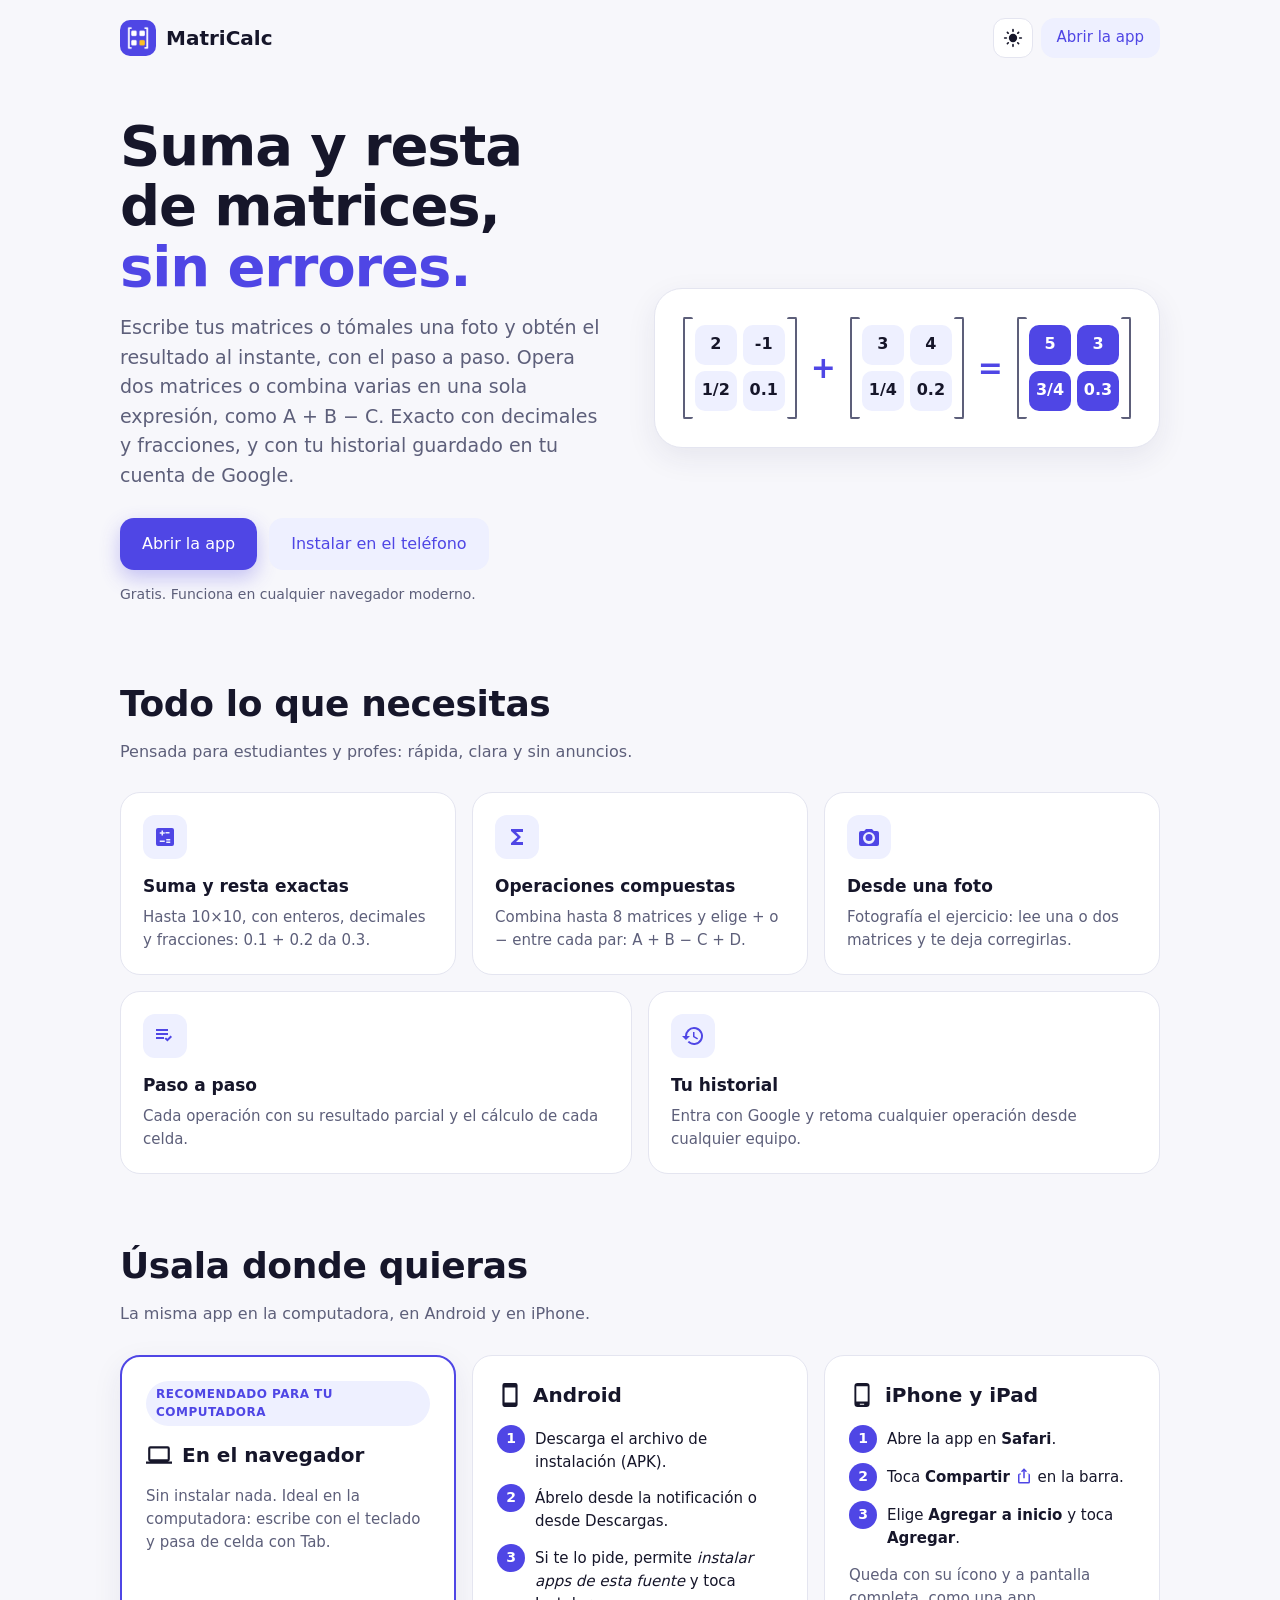
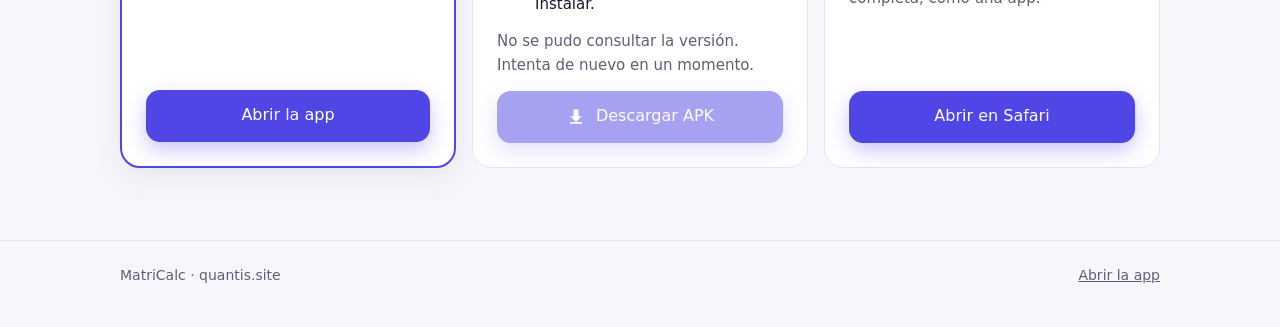
<file: landing/index.html>
<!DOCTYPE html>
<html lang="es">
<head>
  <meta charset="UTF-8">
  <meta name="viewport" content="width=device-width, initial-scale=1">
  <title>MatriCalc · Suma y resta de matrices</title>
  <meta name="description" content="Suma y resta dos o más matrices al instante, también desde una foto. Gratis en el navegador, Android y iPhone.">
  <meta name="theme-color" content="#4F46E5">
  <link rel="icon" type="image/png" href="favicon.png">
  <link rel="apple-touch-icon" href="icon-192.png">
  <meta property="og:title" content="MatriCalc">
  <meta property="og:description" content="Suma y resta matrices al instante, también desde una foto.">
  <meta property="og:image" content="icon-512.png">
  <link rel="stylesheet" href="styles.css">
  <!-- Antes de pintar: evita un parpadeo claro al usar el tema oscuro. -->
  <script src="theme.js"></script>
</head>
<body>
  <header class="wrap top">
    <a class="brand" href="./"><img src="icon-192.png" alt="">MatriCalc</a>
    <div class="top-actions">
      <button class="theme-btn" id="theme-btn" type="button" aria-label="Tema"></button>
      <a class="btn btn-ghost btn-small" href="app/">Abrir la app</a>
    </div>
  </header>

  <main>
    <section class="wrap hero">
      <div>
        <h1>Suma y resta de matrices, <span>sin errores.</span></h1>
        <p class="lead">
          Escribe tus matrices o tómales una foto y obtén el resultado al instante,
          con el paso a paso. Opera dos matrices o combina varias en una sola
          expresión, como A + B − C. Exacto con decimales y fracciones, y con tu historial
          guardado en tu cuenta de Google.
        </p>
        <div class="cta" id="cta"></div>
        <p class="hint" id="cta-hint"></p>
      </div>
      <div class="demo" aria-hidden="true">
        <div class="mx"><b>2</b><b>-1</b><b>1/2</b><b>0.1</b></div>
        <div class="op">+</div>
        <div class="mx"><b>3</b><b>4</b><b>1/4</b><b>0.2</b></div>
        <div class="op">=</div>
        <div class="mx r"><b>5</b><b>3</b><b>3/4</b><b>0.3</b></div>
      </div>
    </section>

    <section class="wrap">
      <h2>Todo lo que necesitas</h2>
      <p class="sub">Pensada para estudiantes y profes: rápida, clara y sin anuncios.</p>
      <div class="features">
        <div class="feature">
          <div class="ic"><svg viewBox="0 0 24 24" fill="currentColor"><path d="M19 3H5a2 2 0 0 0-2 2v14a2 2 0 0 0 2 2h14a2 2 0 0 0 2-2V5a2 2 0 0 0-2-2Zm-6.5 4h4v1.5h-4V7ZM7 7.25h1.5V5.5H10v1.75h1.75v1.5H10v1.75H8.5V8.75H6.75v-1.5ZM11.75 17h-5v-1.5h5V17Zm5.5 1h-4v-1.5h4V18Zm0-2.5h-4V14h4v1.5Z"/></svg></div>
          <h3>Suma y resta exactas</h3>
          <p>Hasta 10×10, con enteros, decimales y fracciones: 0.1 + 0.2 da 0.3.</p>
        </div>
        <div class="feature">
          <div class="ic"><svg viewBox="0 0 24 24" fill="currentColor"><path d="M18 4H6v2l6.5 6L6 18v2h12v-3h-7l5-5-5-5h7V4Z"/></svg></div>
          <h3>Operaciones compuestas</h3>
          <p>Combina hasta 8 matrices y elige + o − entre cada par: A + B − C + D.</p>
        </div>
        <div class="feature">
          <div class="ic"><svg viewBox="0 0 24 24" fill="currentColor"><path d="M12 9a3.5 3.5 0 1 0 0 7 3.5 3.5 0 0 0 0-7Zm8-3h-3.2l-1.8-2H9L7.2 6H4a2 2 0 0 0-2 2v11a2 2 0 0 0 2 2h16a2 2 0 0 0 2-2V8a2 2 0 0 0-2-2Zm-8 13a6 6 0 1 1 0-12 6 6 0 0 1 0 12Z"/></svg></div>
          <h3>Desde una foto</h3>
          <p>Fotografía el ejercicio: lee una o dos matrices y te deja corregirlas.</p>
        </div>
        <div class="feature">
          <div class="ic"><svg viewBox="0 0 24 24" fill="currentColor"><path d="M3 5h12v2H3V5Zm0 4h12v2H3V9Zm0 4h8v2H3v-2Zm14.6-1.4L19 13l-4.6 4.6-2.8-2.8L13 13.4l1.4 1.4 3.2-3.2Z"/></svg></div>
          <h3>Paso a paso</h3>
          <p>Cada operación con su resultado parcial y el cálculo de cada celda.</p>
        </div>
        <div class="feature">
          <div class="ic"><svg viewBox="0 0 24 24" fill="currentColor"><path d="M13 3a9 9 0 0 0-9 9H1l3.9 3.9.1.1L9 12H6a7 7 0 1 1 2.05 4.95l-1.42 1.42A9 9 0 1 0 13 3Zm-1 5v5l4.25 2.52.77-1.28-3.52-2.09V8H12Z"/></svg></div>
          <h3>Tu historial</h3>
          <p>Entra con Google y retoma cualquier operación desde cualquier equipo.</p>
        </div>
      </div>
    </section>

    <section class="wrap" id="instalar">
      <h2>Úsala donde quieras</h2>
      <p class="sub">La misma app en la computadora, en Android y en iPhone.</p>
      <div class="install">
        <article class="option" data-device="pc">
          <span class="tag" hidden></span>
          <h3><svg viewBox="0 0 24 24" fill="currentColor"><path d="M20 18a2 2 0 0 0 2-2V6a2 2 0 0 0-2-2H4a2 2 0 0 0-2 2v10a2 2 0 0 0 2 2H0v2h24v-2h-4ZM4 6h16v10H4V6Z"/></svg>En el navegador</h3>
          <p>Sin instalar nada. Ideal en la computadora: escribe con el teclado y pasa de celda con Tab.</p>
          <a class="btn btn-primary" href="app/">Abrir la app</a>
        </article>

        <article class="option" data-device="android">
          <span class="tag" hidden></span>
          <h3><svg viewBox="0 0 24 24" fill="currentColor"><path d="M17 1H7a2 2 0 0 0-2 2v18a2 2 0 0 0 2 2h10a2 2 0 0 0 2-2V3a2 2 0 0 0-2-2Zm0 18H7V5h10v14Z"/></svg>Android</h3>
          <ol class="steps">
            <li>Descarga el archivo de instalación (APK).</li>
            <li>Ábrelo desde la notificación o desde Descargas.</li>
            <li>Si te lo pide, permite <em>instalar apps de esta fuente</em> y toca Instalar.</li>
          </ol>
          <p class="meta" id="apk-meta">Buscando la última versión…</p>
          <a class="btn btn-primary" id="apk-btn" aria-disabled="true" href="#">
            <svg viewBox="0 0 24 24" fill="currentColor"><path d="M5 20h14v-2H5v2Zm14-9h-4V3H9v8H5l7 7 7-7Z"/></svg>Descargar APK
          </a>
        </article>

        <article class="option" data-device="ios">
          <span class="tag" hidden></span>
          <h3><svg viewBox="0 0 24 24" fill="currentColor"><path d="M16 1H8a3 3 0 0 0-3 3v16a3 3 0 0 0 3 3h8a3 3 0 0 0 3-3V4a3 3 0 0 0-3-3Zm-2 20h-4v-1h4v1Zm3.25-3H6.75V4h10.5v14Z"/></svg>iPhone y iPad</h3>
          <ol class="steps ios-steps">
            <li>Abre la app en <b>Safari</b>.</li>
            <li>Toca <b>Compartir</b> <svg class="inline-ic" viewBox="0 0 24 24" fill="currentColor"><path d="M16 5.5 14.6 6.9 13 5.3V15h-2V5.3L9.4 6.9 8 5.5 12 1.5l4 4ZM18 9h-2V8.5h2a2 2 0 0 1 2 2V20a2 2 0 0 1-2 2H6a2 2 0 0 1-2-2v-9.5a2 2 0 0 1 2-2h2V10H6v10h12V9Z"/></svg> en la barra.</li>
            <li>Elige <b>Agregar a inicio</b> y toca <b>Agregar</b>.</li>
          </ol>
          <p class="meta">Queda con su ícono y a pantalla completa, como una app.</p>
          <a class="btn btn-primary" href="app/">Abrir en Safari</a>
        </article>
      </div>
    </section>
  </main>

  <footer>
    <div class="wrap">
      <span>MatriCalc · quantis.site</span>
      <a href="app/">Abrir la app</a>
    </div>
  </footer>

  <dialog id="ios-dialog">
    <div class="in">
      <h3>Instalar en tu iPhone</h3>
      <ol class="steps">
        <li>Toca <b>Abrir la app</b> (abajo). Debe abrirse en <b>Safari</b>.</li>
        <li>Toca <b>Compartir</b> <svg class="inline-ic" viewBox="0 0 24 24" fill="currentColor"><path d="M16 5.5 14.6 6.9 13 5.3V15h-2V5.3L9.4 6.9 8 5.5 12 1.5l4 4ZM18 9h-2V8.5h2a2 2 0 0 1 2 2V20a2 2 0 0 1-2 2H6a2 2 0 0 1-2-2v-9.5a2 2 0 0 1 2-2h2V10H6v10h12V9Z"/></svg> en la barra de Safari.</li>
        <li>Desliza y elige <b>Agregar a inicio</b>.</li>
        <li>Toca <b>Agregar</b>. Abre MatriCalc desde su ícono.</li>
      </ol>
      <a class="btn btn-primary" href="app/">Abrir la app</a>
      <button class="btn btn-ghost" id="ios-close" type="button">Cerrar</button>
    </div>
  </dialog>

  <script src="landing.js"></script>
</body>
</html>
</file>
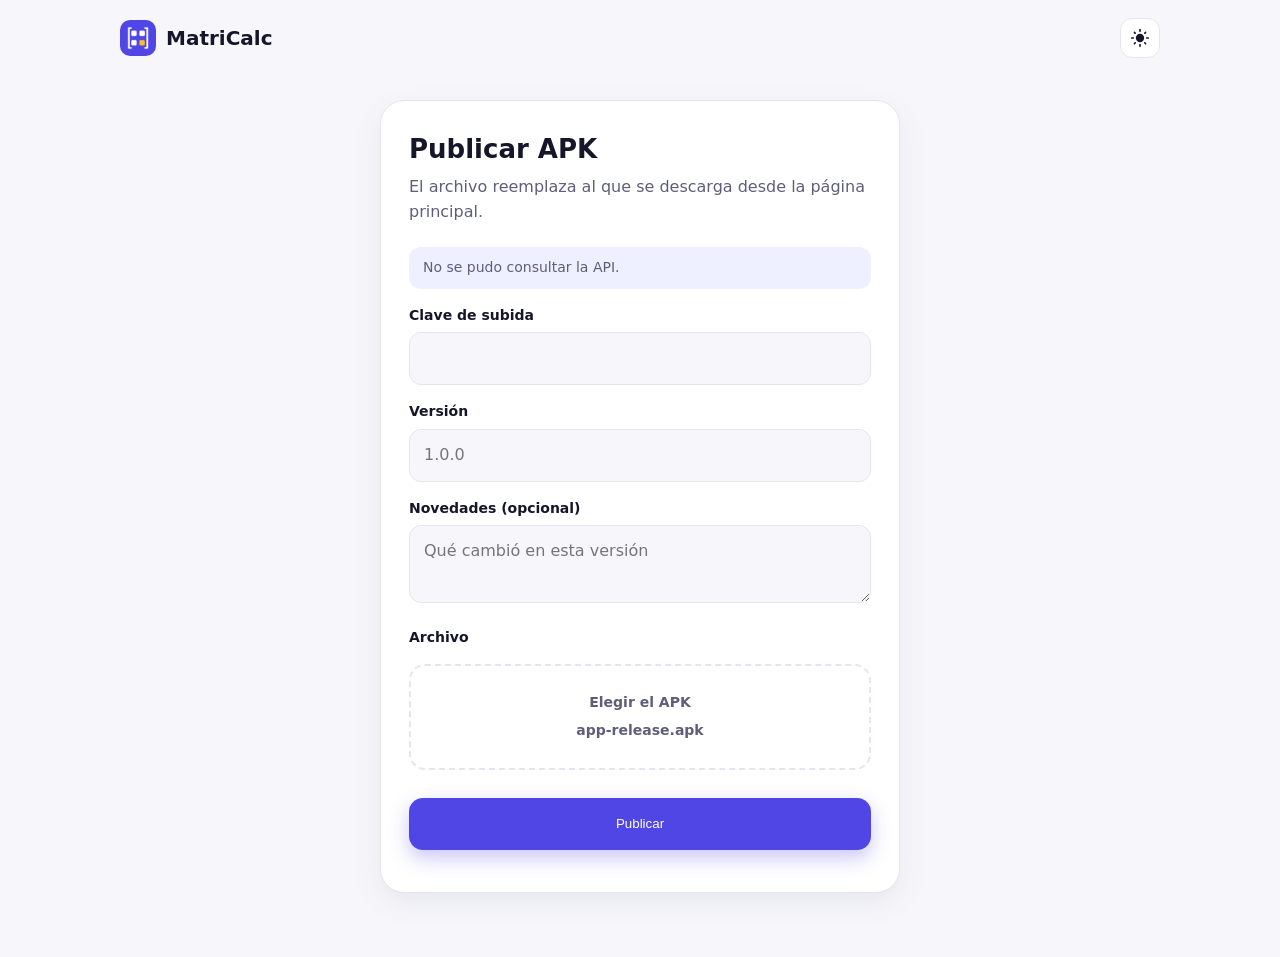
<file: landing/subir.html>
<!DOCTYPE html>
<html lang="es">
<head>
  <meta charset="UTF-8">
  <meta name="viewport" content="width=device-width, initial-scale=1">
  <meta name="robots" content="noindex">
  <title>Publicar APK · MatriCalc</title>
  <link rel="icon" type="image/png" href="favicon.png">
  <link rel="stylesheet" href="styles.css">
  <!-- Antes de pintar: evita un parpadeo claro al usar el tema oscuro. -->
  <script src="theme.js"></script>
  <style>
    .panel { max-width: 520px; margin: 24px auto 64px; background: var(--card); border: 1px solid var(--line);
      border-radius: 24px; padding: 28px; box-shadow: var(--shadow); }
    .panel h1 { margin: 0 0 6px; font-size: 26px; }
    .panel p { color: var(--muted); margin: 0 0 22px; }
    label { display: block; font-weight: 600; font-size: 14px; margin: 16px 0 6px; }
    input[type=text], input[type=password], textarea {
      width: 100%; padding: 13px 14px; border-radius: 12px; border: 1px solid var(--line);
      background: var(--bg); color: var(--ink); font: inherit; }
    textarea { min-height: 72px; resize: vertical; }
    .file { display: grid; place-items: center; gap: 6px; padding: 26px; border: 2px dashed var(--line);
      border-radius: 16px; cursor: pointer; text-align: center; color: var(--muted); }
    .file.has { border-color: var(--brand); color: var(--ink); }
    .file input { display: none; }
    progress { width: 100%; height: 10px; margin-top: 16px; accent-color: var(--brand); }
    .msg { margin-top: 14px; font-weight: 600; }
    .msg.ok { color: #16a34a; } .msg.err { color: #dc2626; }
    button.btn { width: 100%; margin-top: 22px; }
    .current { font-size: 14px; color: var(--muted); background: var(--brand-soft); padding: 10px 14px; border-radius: 12px; }
  </style>
</head>
<body>
  <header class="wrap top">
    <a class="brand" href="./"><img src="icon-192.png" alt="">MatriCalc</a>
    <button class="theme-btn" id="theme-btn" type="button" aria-label="Tema"></button>
  </header>
  <main class="wrap">
    <form class="panel" id="form">
      <h1>Publicar APK</h1>
      <p>El archivo reemplaza al que se descarga desde la página principal.</p>
      <div class="current" id="current">Consultando versión publicada…</div>

      <label for="key">Clave de subida</label>
      <input id="key" type="password" autocomplete="off" required>

      <label for="version">Versión</label>
      <input id="version" type="text" placeholder="1.0.0" required maxlength="30">

      <label for="notes">Novedades (opcional)</label>
      <textarea id="notes" maxlength="500" placeholder="Qué cambió en esta versión"></textarea>

      <label>Archivo</label>
      <label class="file" id="drop">
        <input id="file" type="file" accept=".apk,application/vnd.android.package-archive" required>
        <strong id="file-name">Elegir el APK</strong>
        <span>app-release.apk</span>
      </label>

      <button class="btn btn-primary" type="submit" id="send">Publicar</button>
      <progress id="bar" max="100" value="0" hidden></progress>
      <div class="msg" id="msg"></div>
    </form>
  </main>
  <script>
    (function () {
      var local = location.hostname === "localhost" || location.hostname === "127.0.0.1";
      var API = local ? "http://localhost:5120" : "https://matricalcapi.quantis.site";
      var $ = function (id) { return document.getElementById(id); };

      function loadCurrent() {
        fetch(API + "/api/apk").then(function (r) { return r.json(); }).then(function (i) {
          $("current").textContent = i.available
            ? "Publicada: versión " + i.version + " (" + (i.sizeBytes / 1048576).toFixed(1) + " MB, " +
              new Date(i.uploadedAt).toLocaleString("es") + ")"
            : "Todavía no hay un APK publicado.";
        }).catch(function () { $("current").textContent = "No se pudo consultar la API."; });
      }
      loadCurrent();

      $("file").onchange = function () {
        var f = this.files[0];
        $("file-name").textContent = f ? f.name + " · " + (f.size / 1048576).toFixed(1) + " MB" : "Elegir el APK";
        $("drop").classList.toggle("has", !!f);
      };

      $("form").onsubmit = function (e) {
        e.preventDefault();
        var file = $("file").files[0];
        if (!file) return;
        var data = new FormData();
        data.append("file", file);
        data.append("version", $("version").value.trim());
        data.append("notes", $("notes").value.trim());
        var xhr = new XMLHttpRequest();
        xhr.open("POST", API + "/api/apk");
        xhr.setRequestHeader("X-Upload-Key", $("key").value);
        $("send").disabled = true;
        $("bar").hidden = false;
        $("msg").className = "msg";
        $("msg").textContent = "Subiendo…";
        xhr.upload.onprogress = function (ev) {
          if (ev.lengthComputable) $("bar").value = Math.round((ev.loaded / ev.total) * 100);
        };
        xhr.onload = function () {
          $("send").disabled = false;
          var body = {};
          try { body = JSON.parse(xhr.responseText); } catch (err) {}
          if (xhr.status === 200) {
            $("msg").className = "msg ok";
            $("msg").textContent = "Listo: versión " + body.version + " publicada.";
            loadCurrent();
          } else {
            $("msg").className = "msg err";
            $("msg").textContent = body.detail || ("Error " + xhr.status);
          }
        };
        xhr.onerror = function () {
          $("send").disabled = false;
          $("msg").className = "msg err";
          $("msg").textContent = "Sin conexión con la API.";
        };
        xhr.send(data);
      };
    })();
  </script>
</body>
</html>
</file>
<file: landing/styles.css>
:root {
  --brand: #4f46e5;
  --brand-ink: #ffffff;
  --brand-soft: #eef0ff;
  --accent: #fbbf24;
  --bg: #f7f7fb;
  --card: #ffffff;
  --ink: #16162a;
  --muted: #5d5f7a;
  --line: #e4e5f0;
  --radius: 20px;
  --shadow: 0 10px 30px rgba(40, 40, 90, 0.08);
  color-scheme: light;
}
/* Oscuro: lo pone theme.js en <html data-theme="dark"> (elegido o del sistema). */
:root[data-theme="dark"] {
    color-scheme: dark;
    --brand: #8b85ff;
    --brand-ink: #11112a;
    --brand-soft: #23234a;
    --bg: #101018;
    --card: #191926;
    --ink: #ececf6;
    --muted: #a3a4bd;
    --line: #2c2c40;
    --shadow: 0 10px 30px rgba(0, 0, 0, 0.35);
}
* { box-sizing: border-box; }
html { -webkit-text-size-adjust: 100%; }
body {
  margin: 0;
  background: var(--bg);
  color: var(--ink);
  font: 16px/1.55 system-ui, -apple-system, "Segoe UI", Roboto, sans-serif;
}
a { color: inherit; }
.wrap { max-width: 1080px; margin: 0 auto; padding: 0 20px; }

/* Barra superior */
.top { display: flex; align-items: center; justify-content: space-between; padding-block: 18px; }
.brand { display: flex; align-items: center; gap: 10px; font-weight: 800; font-size: 20px; text-decoration: none; }
.brand img { width: 36px; height: 36px; border-radius: 10px; }

/* Botones */
.btn {
  display: inline-flex; align-items: center; justify-content: center; gap: 10px;
  min-height: 52px; padding: 0 22px; border-radius: 14px; border: 0;
  font: 600 16px/1 inherit; text-decoration: none; cursor: pointer;
  transition: transform .12s ease, box-shadow .12s ease, background .12s ease;
}
.btn:active { transform: scale(.98); }
.btn-primary { background: var(--brand); color: var(--brand-ink); box-shadow: 0 8px 20px rgba(79, 70, 229, .3); }
.btn-ghost { background: var(--brand-soft); color: var(--brand); }
.btn-small { min-height: 40px; padding: 0 16px; font-size: 15px; }
.btn[aria-disabled="true"] { opacity: .5; pointer-events: none; }
.btn svg { width: 20px; height: 20px; flex: none; }

/* Botón de tema */
.top-actions { display: flex; align-items: center; gap: 8px; }
.theme-btn {
  width: 40px; height: 40px; border-radius: 12px; border: 1px solid var(--line);
  background: var(--card); color: var(--ink); display: grid; place-items: center; cursor: pointer;
}
.theme-btn svg { width: 20px; height: 20px; }
.theme-btn:hover { border-color: var(--brand); color: var(--brand); }

/* Portada */
.hero { display: grid; grid-template-columns: 1.1fr .9fr; gap: 48px; align-items: center; padding-block: 40px 56px; }
.hero h1 { font-size: clamp(34px, 5vw, 56px); line-height: 1.08; margin: 0 0 16px; letter-spacing: -.02em; }
.hero h1 span { color: var(--brand); }
.hero p.lead { font-size: 19px; color: var(--muted); margin: 0 0 28px; max-width: 34em; }
.cta { display: flex; flex-wrap: wrap; gap: 12px; }
.hint { margin-top: 14px; font-size: 14px; color: var(--muted); }

/* Ilustración A + B = R */
.demo {
  background: var(--card); border: 1px solid var(--line); border-radius: 28px;
  box-shadow: var(--shadow); padding: 28px; display: flex; align-items: center;
  justify-content: center; gap: 14px; flex-wrap: wrap;
}
.demo { flex-wrap: nowrap; }
.mx { position: relative; display: grid; grid-template-columns: repeat(2, 42px); gap: 6px; padding: 8px 12px; }
.mx::before, .mx::after {
  content: ""; position: absolute; top: 0; bottom: 0; width: 8px;
  border: 2.5px solid var(--muted); border-radius: 2px;
}
.mx::before { left: 0; border-right: 0; }
.mx::after { right: 0; border-left: 0; }
.mx b {
  height: 40px; display: grid; place-items: center; border-radius: 10px;
  background: var(--brand-soft); font-weight: 600; font-variant-numeric: tabular-nums;
}
.mx.r b { background: var(--brand); color: var(--brand-ink); }
.op { font-size: 30px; font-weight: 700; color: var(--brand); }

/* Funciones */
section h2 { font-size: clamp(26px, 3.4vw, 36px); margin: 0 0 8px; letter-spacing: -.01em; }
section .sub { color: var(--muted); margin: 0 0 28px; }
.features { display: grid; grid-template-columns: repeat(6, 1fr); gap: 16px; padding-bottom: 64px; }
/* Cinco tarjetas: tres arriba y dos más anchas abajo. */
.feature { grid-column: span 2; }
.feature:nth-child(n+4) { grid-column: span 3; }
.feature { background: var(--card); border: 1px solid var(--line); border-radius: var(--radius); padding: 22px; }
.feature .ic {
  width: 44px; height: 44px; border-radius: 12px; display: grid; place-items: center;
  background: var(--brand-soft); color: var(--brand); margin-bottom: 14px;
}
.feature .ic svg { width: 24px; height: 24px; }
.feature h3 { margin: 0 0 6px; font-size: 17px; }
.feature p { margin: 0; color: var(--muted); font-size: 15px; }

/* Instalar */
.install { display: grid; grid-template-columns: repeat(3, 1fr); gap: 16px; padding-bottom: 72px; }
.option {
  background: var(--card); border: 1px solid var(--line); border-radius: var(--radius);
  padding: 24px; display: flex; flex-direction: column; gap: 14px;
}
.option.highlight { border: 2px solid var(--brand); box-shadow: var(--shadow); }
.option .tag {
  align-self: flex-start; font-size: 12px; font-weight: 700; text-transform: uppercase;
  letter-spacing: .04em; color: var(--brand); background: var(--brand-soft);
  padding: 4px 10px; border-radius: 99px;
}
.option h3 { margin: 0; font-size: 20px; display: flex; align-items: center; gap: 10px; }
.option h3 svg { width: 26px; height: 26px; }
.option p { margin: 0; color: var(--muted); font-size: 15px; }
.option .btn { margin-top: auto; }
.steps { margin: 0; padding: 0; list-style: none; counter-reset: s; display: grid; gap: 10px; }
.steps li { counter-increment: s; position: relative; padding-left: 38px; min-height: 28px; font-size: 15px; padding-top: 3px; }
.steps li::before {
  content: counter(s); position: absolute; left: 0; top: 0;
  width: 28px; height: 28px; border-radius: 50%; display: grid; place-items: center;
  background: var(--brand); color: var(--brand-ink); font-weight: 700; font-size: 14px;
}
.inline-ic { display: inline-block; width: 18px; height: 18px; vertical-align: -3px; color: var(--brand); }
.meta { font-size: 13px; color: var(--muted); }

footer { border-top: 1px solid var(--line); padding: 24px 0 40px; color: var(--muted); font-size: 14px; }
footer .wrap { display: flex; justify-content: space-between; gap: 12px; flex-wrap: wrap; }

/* Hoja con instrucciones de iPhone */
dialog {
  border: 0; border-radius: 24px; padding: 0; max-width: 440px; width: calc(100% - 32px);
  background: var(--card); color: var(--ink); box-shadow: 0 30px 80px rgba(0,0,0,.35);
}
dialog::backdrop { background: rgba(10, 10, 30, .55); }
dialog .in { padding: 24px; display: grid; gap: 16px; }
dialog h3 { margin: 0; font-size: 22px; }

@media (max-width: 900px) {
  .hero { grid-template-columns: 1fr; gap: 32px; padding-block-start: 16px; }
  .features { grid-template-columns: repeat(2, 1fr); }
  .feature, .feature:nth-child(n+4) { grid-column: auto; }
  .feature:last-child { grid-column: 1 / -1; }
  .install { grid-template-columns: 1fr; }
}
@media (max-width: 520px) {
  .features { grid-template-columns: 1fr; }
  .feature:last-child { grid-column: auto; }
  .cta .btn { flex: 1 1 100%; }
  .mx { grid-template-columns: repeat(2, 30px); gap: 4px; padding: 6px 9px; }
  .mx b { height: 30px; font-size: 12px; border-radius: 8px; }
  .mx::before, .mx::after { width: 6px; border-width: 2px; }
  .demo { padding: 18px 10px; gap: 6px; border-radius: 22px; }
  .op { font-size: 20px; }
}
</file>
